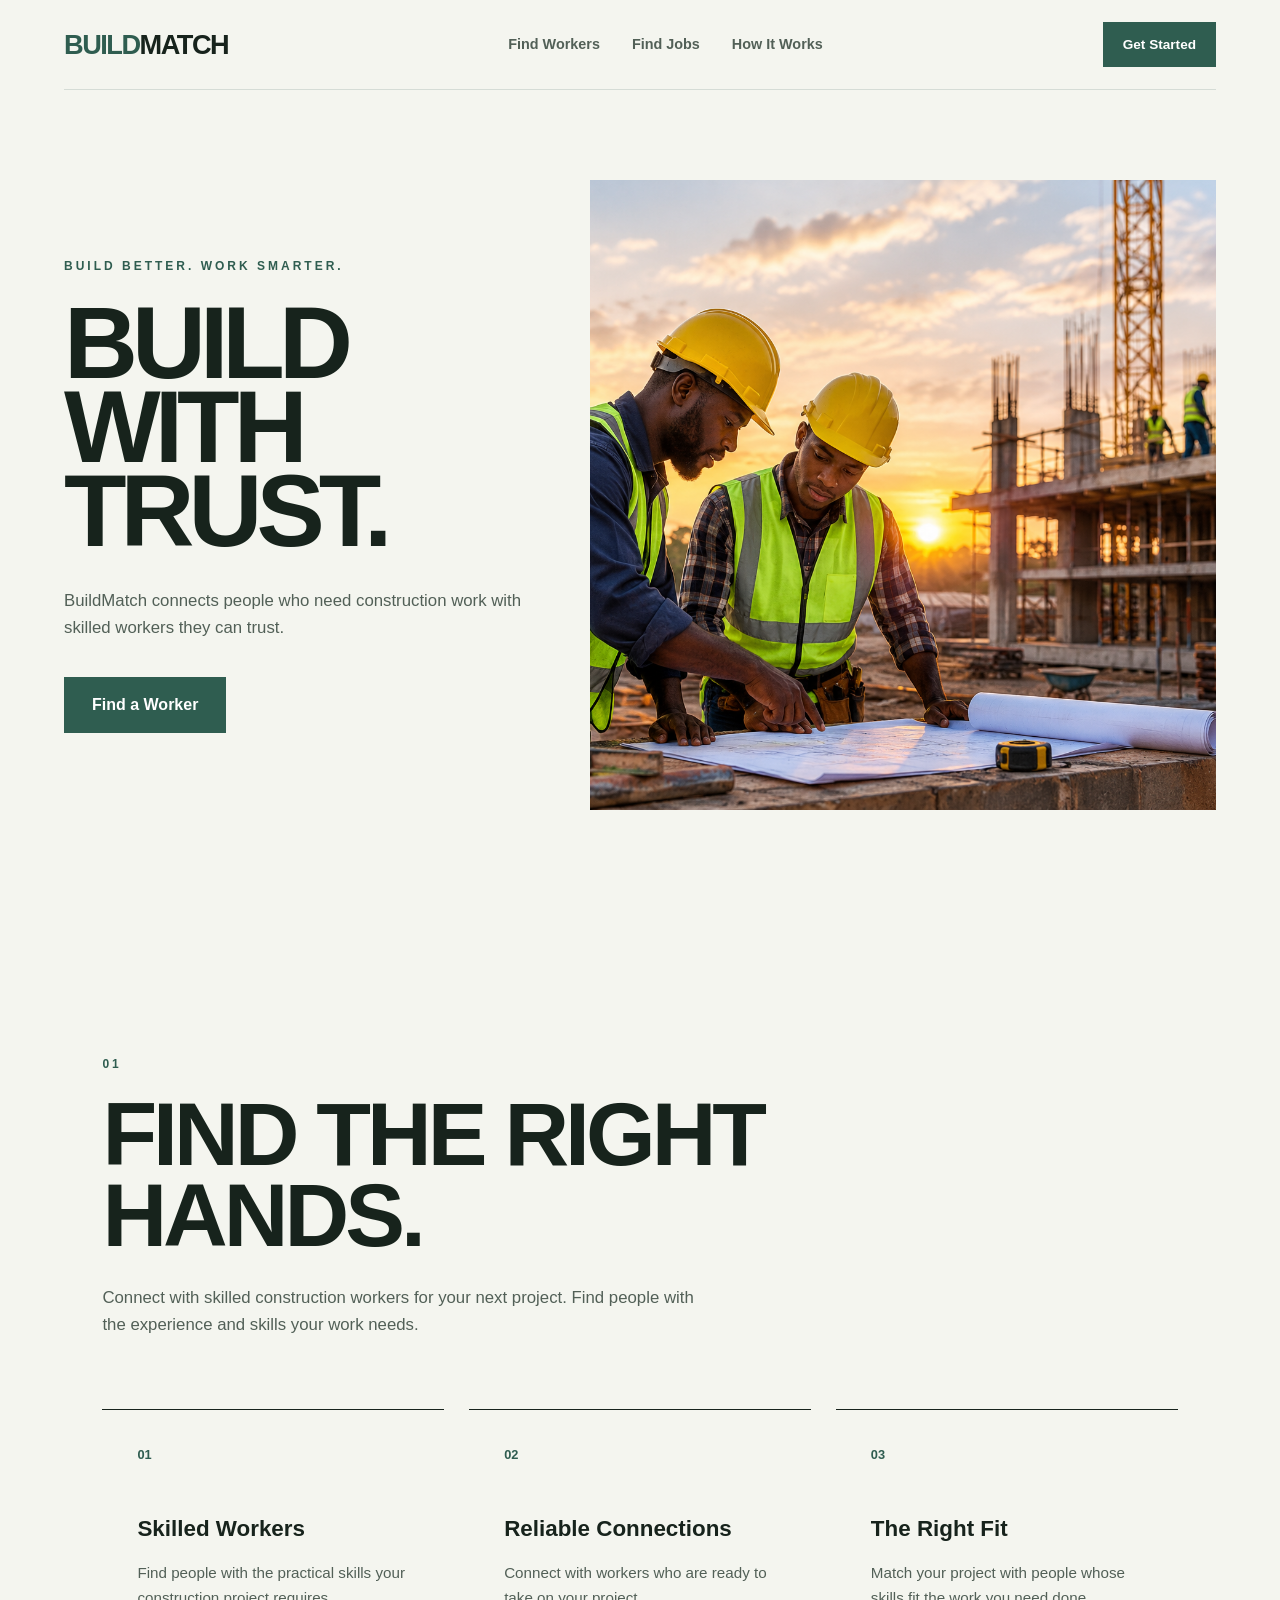
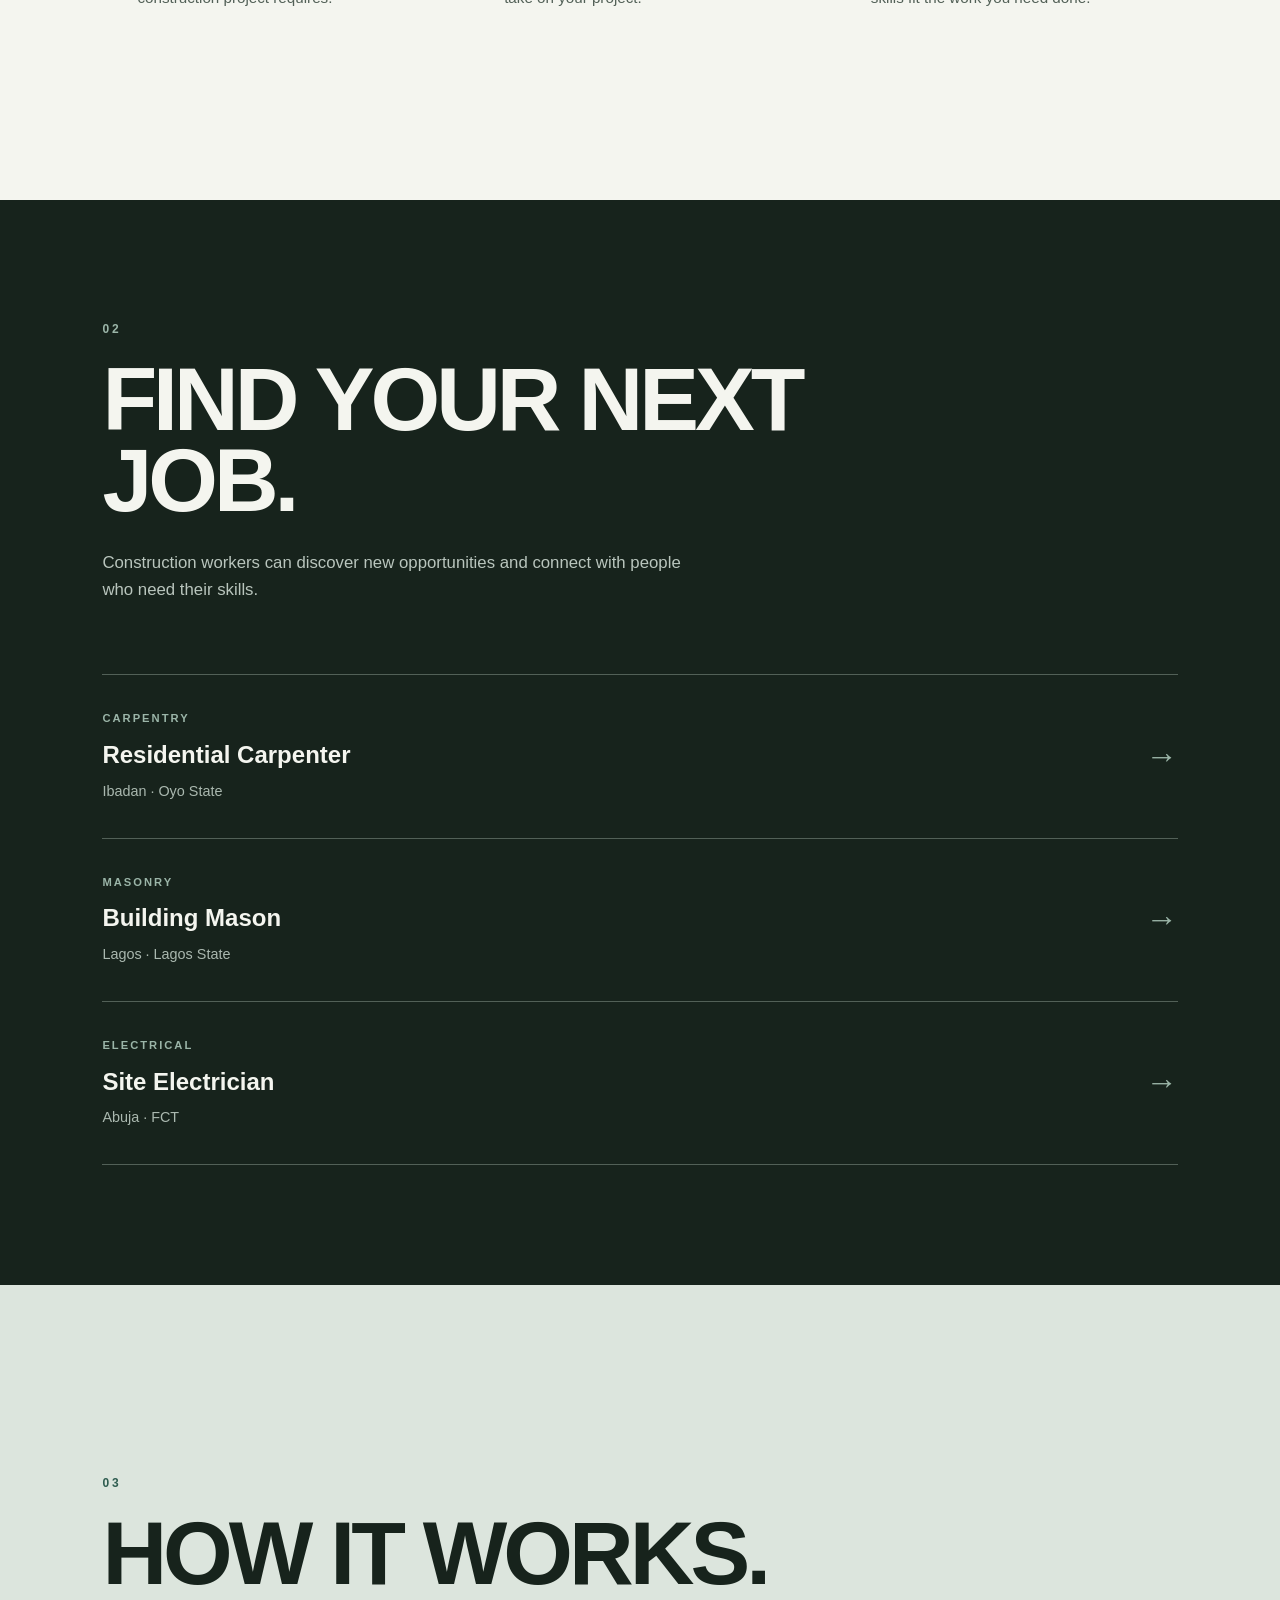
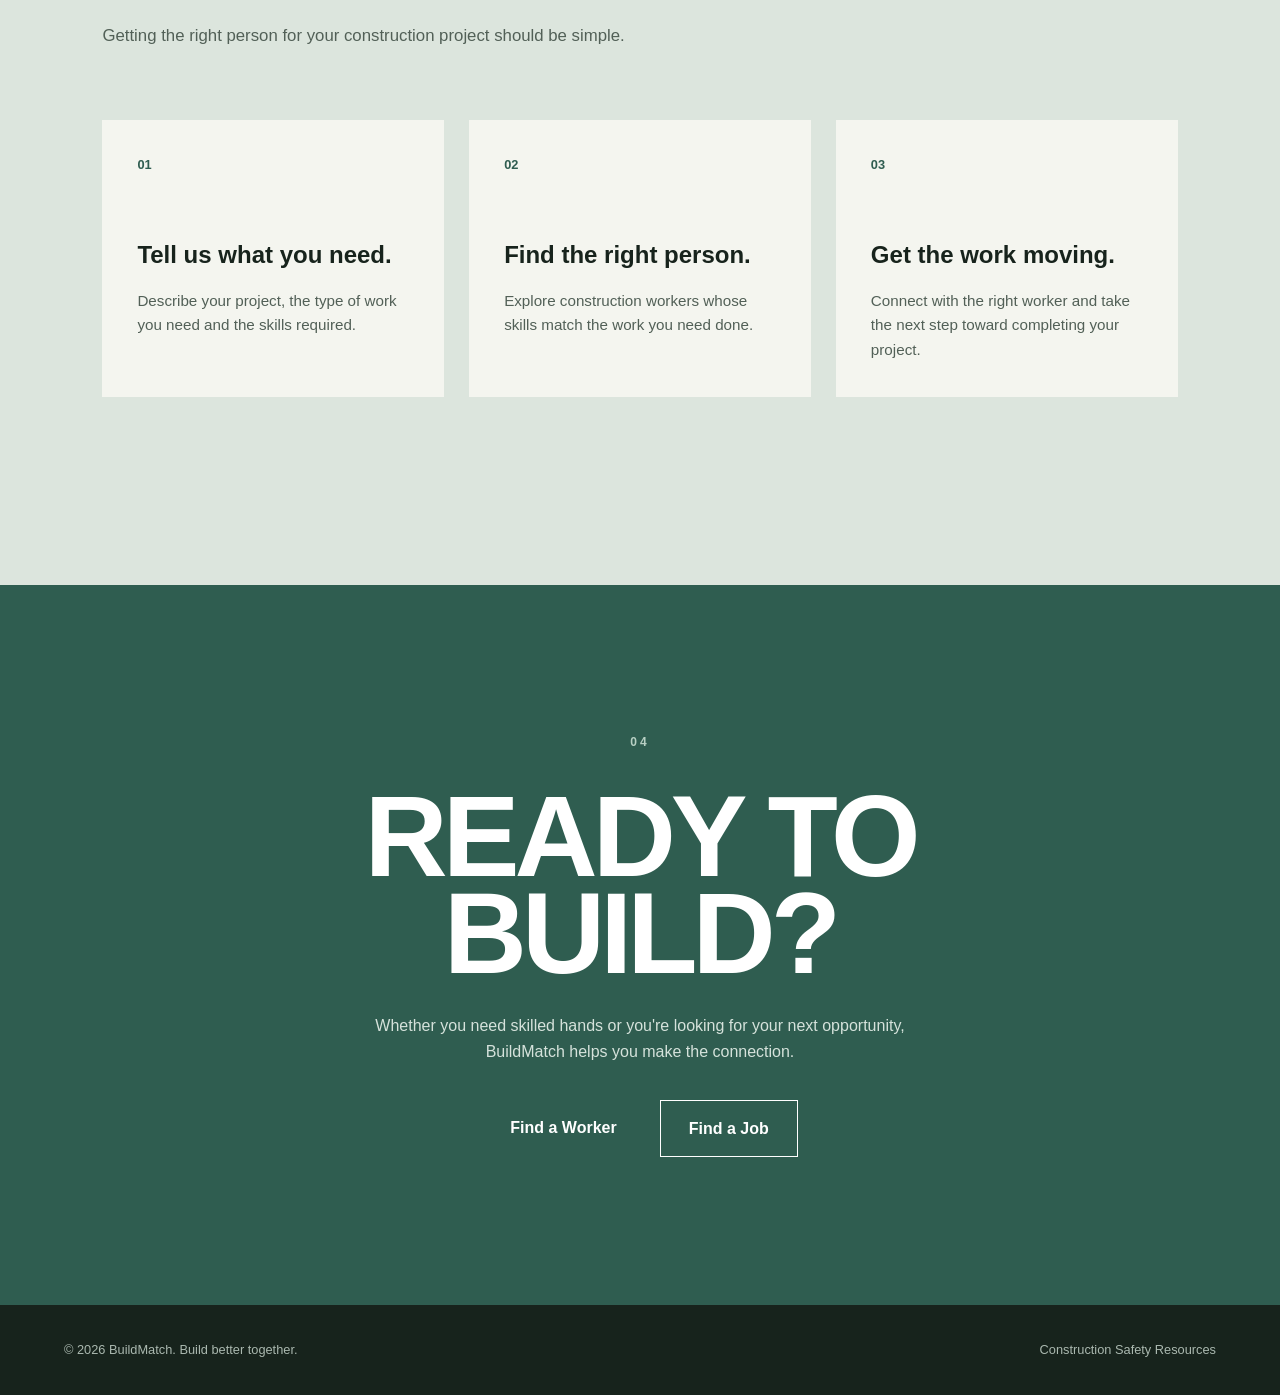
<file: index.html>
<!DOCTYPE html>
<html lang="en">

<head>
    <meta charset="UTF-8">

    <meta name="viewport" content="width=device-width, initial-scale=1.0">

    <meta name="description"
        content="BuildMatch connects people who need construction work with skilled and reliable construction workers.">

    <title>BuildMatch — Build Better Together</title>

    <link rel="stylesheet" href="style.css">
</head>

<body>

    <!-- =========================
         NAVIGATION
    ========================== -->

    <header class="navbar">

        <a href="#home" class="logo">
            <span>Build</span>Match
        </a>

        <nav aria-label="Main navigation">
            <a href="#workers">Find Workers</a>
            <a href="#jobs">Find Jobs</a>
            <a href="#how-it-works">How It Works</a>
        </nav>

        <a href="login.html" class="nav-button">
    Get Started
</a>

    </header>


    <main>

        <!-- =========================
             HERO
        ========================== -->

        <section class="hero" id="home">

            <div class="hero-text">

                <p class="eyebrow">
                    BUILD BETTER. WORK SMARTER.
                </p>

                <h1>
                    Build<br>
                    with<br>
                    trust.
                </h1>

                <p class="hero-description">
                    BuildMatch connects people who need construction
                    work with skilled workers they can trust.
                </p>

                <a href="#workers" class="hero-button">
                    Find a Worker
                </a>

            </div>


            <div class="hero-image">

                <img
                    src="images/construction-site.png"
                    alt="Two construction workers reviewing building plans at a construction site"
                >

            </div>

        </section>


        <!-- =========================
             FIND WORKERS
        ========================== -->

        <section class="content-section workers-section" id="workers">

            <div class="section-heading">

                <p class="section-number">
                    01
                </p>

                <h2>
                    Find the right hands.
                </h2>

                <p class="section-intro">
                    Connect with skilled construction workers for
                    your next project. Find people with the
                    experience and skills your work needs.
                </p>

            </div>


            <div class="feature-grid">

                <article class="feature-card">

                    <span class="feature-number">
                        01
                    </span>

                    <h3>
                        Skilled Workers
                    </h3>

                    <p>
                        Find people with the practical skills
                        your construction project requires.
                    </p>

                </article>


                <article class="feature-card">

                    <span class="feature-number">
                        02
                    </span>

                    <h3>
                        Reliable Connections
                    </h3>

                    <p>
                        Connect with workers who are ready
                        to take on your project.
                    </p>

                </article>


                <article class="feature-card">

                    <span class="feature-number">
                        03
                    </span>

                    <h3>
                        The Right Fit
                    </h3>

                    <p>
                        Match your project with people whose
                        skills fit the work you need done.
                    </p>

                </article>

            </div>

        </section>


        <!-- =========================
             FIND JOBS
        ========================== -->

        <section class="content-section dark-section" id="jobs">

            <div class="section-heading">

                <p class="section-number">
                    02
                </p>

                <h2>
                    Find your next job.
                </h2>

                <p class="section-intro dark-intro">
                    Construction workers can discover new
                    opportunities and connect with people who
                    need their skills.
                </p>

            </div>


            <div class="jobs-list">

                <article class="job-card">

                    <div>

                        <p class="job-type">
                            CARPENTRY
                        </p>

                        <h3>
                            Residential Carpenter
                        </h3>

                        <p class="job-location">
                            Ibadan · Oyo State
                        </p>

                    </div>

                    <span class="job-arrow">
                        →
                    </span>

                </article>


                <article class="job-card">

                    <div>

                        <p class="job-type">
                            MASONRY
                        </p>

                        <h3>
                            Building Mason
                        </h3>

                        <p class="job-location">
                            Lagos · Lagos State
                        </p>

                    </div>

                    <span class="job-arrow">
                        →
                    </span>

                </article>


                <article class="job-card">

                    <div>

                        <p class="job-type">
                            ELECTRICAL
                        </p>

                        <h3>
                            Site Electrician
                        </h3>

                        <p class="job-location">
                            Abuja · FCT
                        </p>

                    </div>

                    <span class="job-arrow">
                        →
                    </span>

                </article>

            </div>

        </section>


        <!-- =========================
             HOW IT WORKS
        ========================== -->

        <section class="content-section how-section" id="how-it-works">

            <div class="section-heading">

                <p class="section-number">
                    03
                </p>

                <h2>
                    How it works.
                </h2>

                <p class="section-intro">
                    Getting the right person for your construction
                    project should be simple.
                </p>

            </div>


            <div class="steps-grid">

                <article class="step">

                    <span class="step-number">
                        01
                    </span>

                    <h3>
                        Tell us what you need.
                    </h3>

                    <p>
                        Describe your project, the type of work
                        you need and the skills required.
                    </p>

                </article>


                <article class="step">

                    <span class="step-number">
                        02
                    </span>

                    <h3>
                        Find the right person.
                    </h3>

                    <p>
                        Explore construction workers whose skills
                        match the work you need done.
                    </p>

                </article>


                <article class="step">

                    <span class="step-number">
                        03
                    </span>

                    <h3>
                        Get the work moving.
                    </h3>

                    <p>
                        Connect with the right worker and take
                        the next step toward completing your project.
                    </p>

                </article>

            </div>

        </section>


        <!-- =========================
             CONTACT / CTA
        ========================== -->

        <section class="contact-section" id="contact">

            <div class="contact-content">

                <p class="section-number">
                    04
                </p>

                <h2>
                    Ready to build?
                </h2>

                <p>
                    Whether you need skilled hands or you're
                    looking for your next opportunity, BuildMatch
                    helps you make the connection.
                </p>

                <div class="contact-actions">

                    <a href="#workers" class="hero-button">
                        Find a Worker
                    </a>

                    <a href="#jobs" class="secondary-button">
                        Find a Job
                    </a>

                </div>

            </div>

        </section>

    </main>


    <!-- =========================
         FOOTER
    ========================== -->

    <footer class="footer">

        <p>
            © 2026 BuildMatch. Build better together.
        </p>

        <a
    href="https://www.osha.gov/construction"
    target="_blank"
    rel="noopener noreferrer"
>
    Construction Safety Resources
</a>

    </footer>

</body>

</html>
</file>
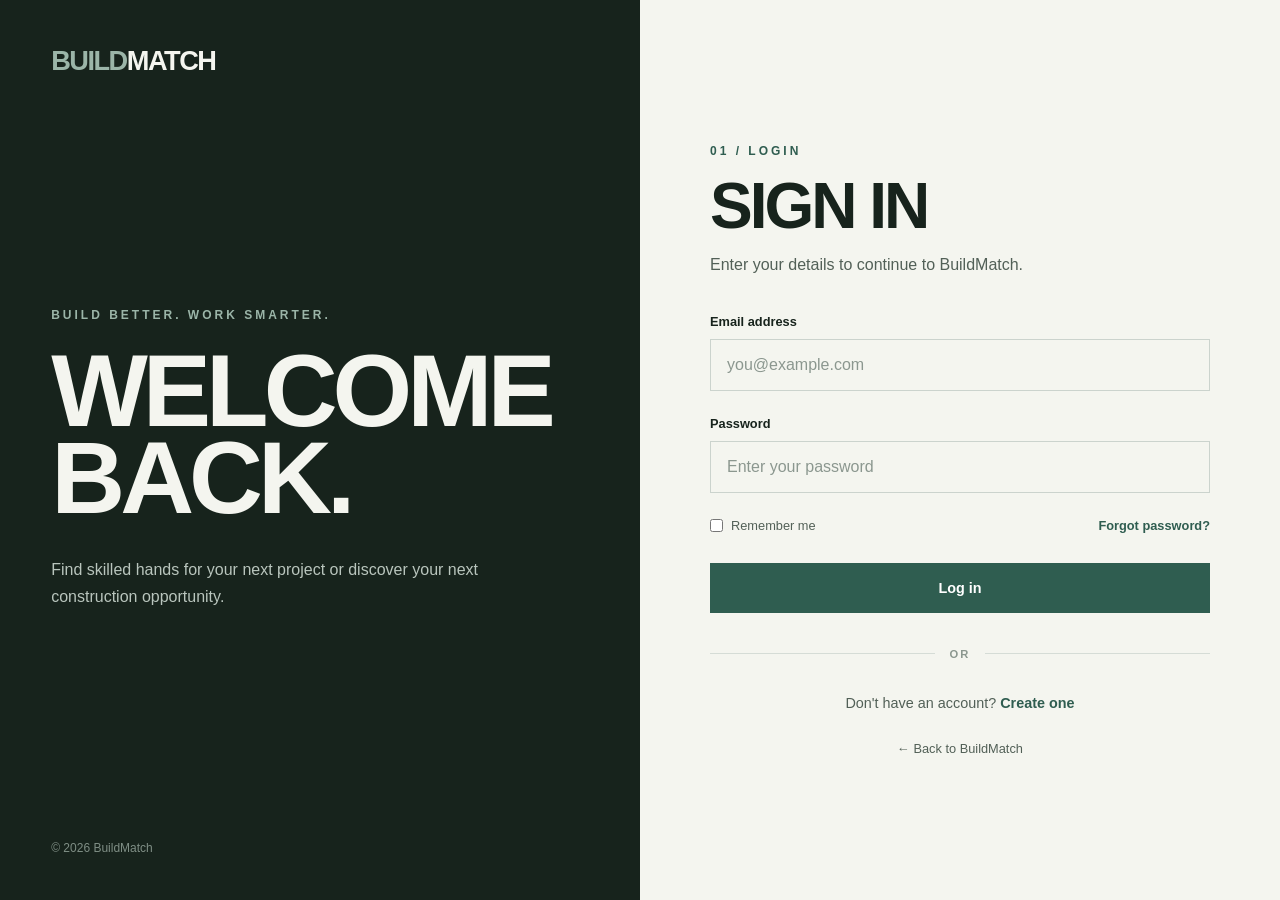
<file: login.html>
<!DOCTYPE html>
<html lang="en">

<head>
    <meta charset="UTF-8">

    <meta name="viewport" content="width=device-width, initial-scale=1.0">

    <meta name="description"
        content="Log in to BuildMatch to find construction workers or discover construction jobs.">

    <title>Login | BuildMatch</title>

    <link rel="stylesheet" href="login.css">
</head>

<body>

    <main class="login-page">

        <!-- Left side -->
        <section class="login-intro">

            <a href="index.html" class="logo">
                <span>Build</span>Match
            </a>

            <div class="intro-content">
                <p class="eyebrow">BUILD BETTER. WORK SMARTER.</p>

                <h1>
                    Welcome<br>
                    back.
                </h1>

                <p>
                    Find skilled hands for your next project
                    or discover your next construction opportunity.
                </p>
            </div>

            <p class="copyright">
                © 2026 BuildMatch
            </p>

        </section>


        <!-- Right side -->
        <section class="login-form-section">

            <div class="login-box">

                <p class="section-number">01 / LOGIN</p>

                <h2>Sign in</h2>

                <p class="form-intro">
                    Enter your details to continue to BuildMatch.
                </p>


                <form>

                    <div class="form-group">
                        <label for="email">Email address</label>

                        <input
                            type="email"
                            id="email"
                            name="email"
                            placeholder="you@example.com"
                            required
                        >
                    </div>


                    <div class="form-group">
                        <label for="password">Password</label>

                        <input
                            type="password"
                            id="password"
                            name="password"
                            placeholder="Enter your password"
                            required
                        >
                    </div>


                    <div class="form-options">

                        <label class="remember">
                            <input type="checkbox">
                            Remember me
                        </label>

                        <a href="#">Forgot password?</a>

                    </div>


                    <button type="submit">
                        Log in
                    </button>

                </form>


                <div class="divider">
                    <span>OR</span>
                </div>


                <p class="signup">
    Don't have an account?
    <a href="signup.html">Create one</a>
</p>


                <a href="index.html" class="back-home">
                    ← Back to BuildMatch
                </a>

            </div>

        </section>

    </main>

</body>

</html>
</file>
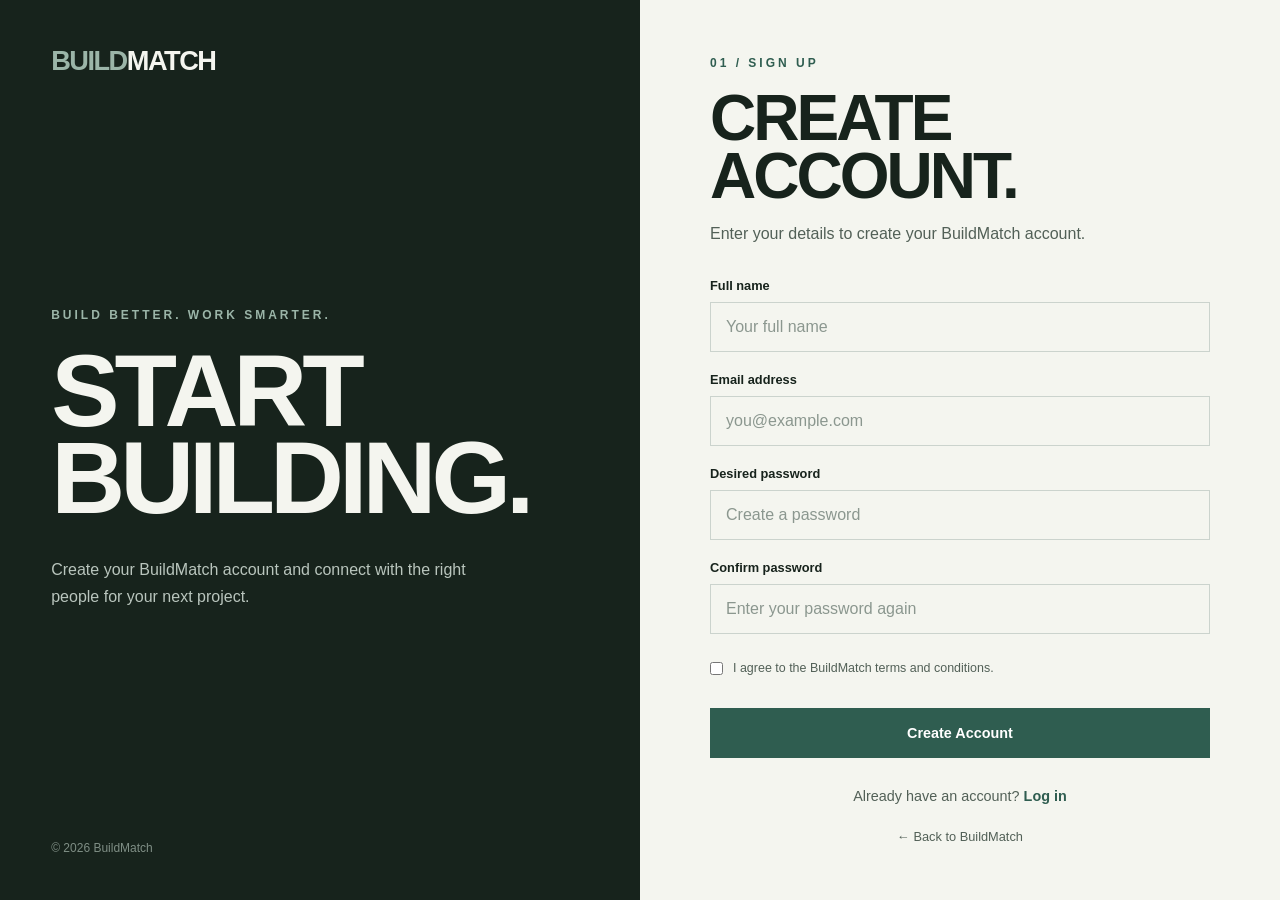
<file: signup.html>
<!DOCTYPE html>
<html lang="en">

<head>
    <meta charset="UTF-8">

    <meta name="viewport" content="width=device-width, initial-scale=1.0">

    <meta name="description"
        content="Create a BuildMatch account to find construction workers or discover construction jobs.">

    <title>Sign Up | BuildMatch</title>

    <link rel="stylesheet" href="signup.css">
</head>

<body>

    <main class="signup-page">

        <!-- Left side -->
        <section class="signup-intro">

            <a href="index.html" class="logo">
                <span>Build</span>Match
            </a>

            <div class="intro-content">

                <p class="eyebrow">
                    BUILD BETTER. WORK SMARTER.
                </p>

                <h1>
                    Start<br>
                    building.
                </h1>

                <p>
                    Create your BuildMatch account and connect
                    with the right people for your next project.
                </p>

            </div>

            <p class="copyright">
                © 2026 BuildMatch
            </p>

        </section>


        <!-- Right side -->
        <section class="signup-form-section">

            <div class="signup-box">

                <p class="section-number">
                    01 / SIGN UP
                </p>

                <h2>
                    Create<br>
                    account.
                </h2>

                <p class="form-intro">
                    Enter your details to create your BuildMatch account.
                </p>


                <form>

                    <!-- Name -->
                    <div class="form-group">

                        <label for="name">
                            Full name
                        </label>

                        <input
                            type="text"
                            id="name"
                            name="name"
                            placeholder="Your full name"
                            required
                        >

                    </div>


                    <!-- Email -->
                    <div class="form-group">

                        <label for="email">
                            Email address
                        </label>

                        <input
                            type="email"
                            id="email"
                            name="email"
                            placeholder="you@example.com"
                            required
                        >

                    </div>


                    <!-- Password -->
                    <div class="form-group">

                        <label for="password">
                            Desired password
                        </label>

                        <input
                            type="password"
                            id="password"
                            name="password"
                            placeholder="Create a password"
                            required
                        >

                    </div>


                    <!-- Confirm password -->
                    <div class="form-group">

                        <label for="confirm-password">
                            Confirm password
                        </label>

                        <input
                            type="password"
                            id="confirm-password"
                            name="confirm-password"
                            placeholder="Enter your password again"
                            required
                        >

                    </div>


                    <!-- Terms -->
                    <label class="terms">

                        <input
                            type="checkbox"
                            required
                        >

                        <span>
                            I agree to the BuildMatch terms and conditions.
                        </span>

                    </label>


                    <!-- Button -->
                    <button type="submit">
                        Create Account
                    </button>

                </form>


                <!-- Login link -->
                <p class="login-link">
                    Already have an account?
                    <a href="login.html">
                        Log in
                    </a>
                </p>


                <a href="index.html" class="back-home">
                    ← Back to BuildMatch
                </a>

            </div>

        </section>

    </main>

</body>

</html>
</file>
<file: style.css>
/* =========================
   RESET
========================= */

* {
    margin: 0;
    padding: 0;
    box-sizing: border-box;
}


html {
    scroll-behavior: smooth;
}


body {
    font-family: Arial, sans-serif;
    background: #f4f5ef;
    color: #17231c;
    line-height: 1.6;
}


/* =========================
   NAVIGATION
========================= */

.navbar {
    width: 90%;
    max-width: 1300px;
    min-height: 90px;
    margin: auto;

    display: flex;
    align-items: center;
    justify-content: space-between;

    border-bottom: 1px solid #d5dcd6;
}


/* LOGO */

.logo {
    display: inline-block;

    font-size: 1.7rem;
    font-weight: 900;

    letter-spacing: -1.5px;
    text-transform: uppercase;

    color: #17231c;

    text-decoration: none;

    transition: transform 0.3s ease;
}


.logo span {
    color: #2f5d50;
}


.logo:hover {
    transform: translateY(-2px);
}


/* NAV LINKS */

nav {
    display: flex;
    gap: 32px;
}


nav a {
    position: relative;

    color: #526057;
    text-decoration: none;

    font-size: 0.9rem;
    font-weight: 600;

    transition: color 0.3s ease;
}


nav a:hover {
    color: #2f5d50;
}


/* NAV UNDERLINE */

nav a::after {
    content: "";

    position: absolute;

    left: 0;
    bottom: -7px;

    width: 0;
    height: 1px;

    background: #2f5d50;

    transition: width 0.3s ease;
}


nav a:hover::after {
    width: 100%;
}


/* NAV BUTTON */

.nav-button {
    background: #2f5d50;
    color: white;

    padding: 12px 20px;

    text-decoration: none;

    font-size: 0.85rem;
    font-weight: 700;

    transition: all 0.3s ease;
}


.nav-button:hover {
    background: #17231c;
    transform: translateY(-2px);
}


/* =========================
   HERO
========================= */

.hero {
    min-height: calc(100vh - 90px);

    display: grid;
    grid-template-columns: 0.85fr 1.15fr;

    align-items: center;

    gap: 5vw;

    padding: 70px 5%;

    overflow: hidden;
}


.hero-text {
    max-width: 620px;
}


.eyebrow {
    font-size: 0.75rem;

    font-weight: 700;

    letter-spacing: 3px;

    margin-bottom: 25px;

    color: #2f5d50;
}


.hero h1 {
    font-size: clamp(4rem, 8vw, 8.5rem);

    line-height: 0.82;

    letter-spacing: -6px;

    text-transform: uppercase;

    margin-bottom: 35px;

    font-weight: 900;
}


.hero-description {
    max-width: 470px;

    font-size: 1.05rem;

    color: #526057;

    margin-bottom: 35px;
}


/* MAIN BUTTON */

.hero-button {
    display: inline-block;

    padding: 15px 28px;

    background: #2f5d50;

    color: white;

    text-decoration: none;

    font-weight: 700;

    transition: all 0.3s ease;
}


.hero-button:hover {
    background: #17231c;

    transform: translateY(-3px);
}


/* HERO IMAGE */

.hero-image {
    width: 100%;
    height: 70vh;

    overflow: hidden;
}


.hero-image img {
    width: 100%;
    height: 100%;

    object-fit: cover;

    display: block;

    transition: transform 0.8s ease;
}


.hero-image:hover img {
    transform: scale(1.04);
}


/* =========================
   GENERAL SECTIONS
========================= */

.content-section {
    min-height: 100vh;

    padding: 120px 8%;

    display: flex;
    flex-direction: column;

    justify-content: center;
}


.section-heading {
    max-width: 800px;

    margin-bottom: 70px;
}


.section-number {
    color: #2f5d50;

    font-size: 0.75rem;

    font-weight: 700;

    letter-spacing: 3px;

    margin-bottom: 20px;
}


.content-section h2 {
    font-size: clamp(3rem, 7vw, 7rem);

    line-height: 0.9;

    letter-spacing: -4px;

    text-transform: uppercase;

    margin-bottom: 30px;
}


.section-intro {
    max-width: 600px;

    color: #526057;

    font-size: 1.05rem;
}


/* =========================
   WORKERS
========================= */

.workers-section {
    background: #f4f5ef;
}


.feature-grid {
    display: grid;

    grid-template-columns: repeat(3, 1fr);

    gap: 25px;
}


.feature-card {
    padding: 35px;

    border-top: 1px solid #17231c;

    transition: transform 0.3s ease;
}


.feature-card:hover {
    transform: translateY(-8px);
}


.feature-number {
    display: block;

    color: #2f5d50;

    font-size: 0.8rem;

    font-weight: 700;

    margin-bottom: 45px;
}


.feature-card h3 {
    font-size: 1.4rem;

    margin-bottom: 15px;
}


.feature-card p {
    color: #526057;

    font-size: 0.95rem;
}


/* =========================
   JOBS
========================= */

.dark-section {
    background: #17231c;

    color: #f4f5ef;
}


.dark-section .section-number {
    color: #9bb5a8;
}


.dark-intro {
    color: #b9c5bd;
}


.jobs-list {
    width: 100%;
}


.job-card {
    display: flex;

    justify-content: space-between;

    align-items: center;

    padding: 35px 0;

    border-top: 1px solid #526057;

    transition: padding 0.3s ease;
}


.job-card:last-child {
    border-bottom: 1px solid #526057;
}


.job-card:hover {
    padding-left: 15px;
    padding-right: 15px;
}


.job-type {
    color: #9bb5a8;

    font-size: 0.7rem;

    font-weight: 700;

    letter-spacing: 2px;

    margin-bottom: 8px;
}


.job-card h3 {
    font-size: 1.5rem;

    margin-bottom: 5px;
}


.job-location {
    color: #aab8af;

    font-size: 0.9rem;
}


.job-arrow {
    font-size: 2rem;

    color: #9bb5a8;
}


/* =========================
   HOW IT WORKS
========================= */

.how-section {
    background: #dce5dd;
}


.steps-grid {
    display: grid;

    grid-template-columns: repeat(3, 1fr);

    gap: 25px;
}


.step {
    padding: 35px;

    background: #f4f5ef;
}


.step-number {
    display: block;

    color: #2f5d50;

    font-size: 0.8rem;

    font-weight: 700;

    margin-bottom: 60px;
}


.step h3 {
    font-size: 1.5rem;

    margin-bottom: 15px;
}


.step p {
    color: #526057;

    font-size: 0.95rem;
}


/* =========================
   CONTACT
========================= */

.contact-section {
    min-height: 80vh;

    background: #2f5d50;

    color: white;

    display: flex;

    align-items: center;

    justify-content: center;

    text-align: center;

    padding: 100px 8%;
}


.contact-content {
    max-width: 800px;
}


.contact-section .section-number {
    color: #b8d0c4;
}


.contact-section h2 {
    font-size: clamp(4rem, 9vw, 9rem);

    line-height: 0.85;

    letter-spacing: -5px;

    text-transform: uppercase;

    margin-bottom: 30px;
}


.contact-section p {
    max-width: 600px;

    margin: 0 auto 35px;

    color: #d5e2db;
}


.contact-actions {
    display: flex;

    justify-content: center;

    gap: 15px;

    flex-wrap: wrap;
}


/* SECONDARY BUTTON */

.secondary-button {
    display: inline-block;

    padding: 15px 28px;

    border: 1px solid white;

    color: white;

    text-decoration: none;

    font-weight: 700;

    transition: all 0.3s ease;
}


.secondary-button:hover {
    background: white;

    color: #2f5d50;
}


/* =========================
   FOOTER
========================= */

.footer {
    min-height: 90px;

    padding: 25px 5%;

    display: flex;

    justify-content: space-between;

    align-items: center;

    background: #17231c;

    color: #aab8af;

    font-size: 0.8rem;
}


.footer a {
    color: #aab8af;

    text-decoration: none;
}


.footer a:hover {
    color: white;
}


/* =========================
   HOVER ANIMATIONS
========================= */

.feature-card,
.step,
.job-card,
.hero-button,
.secondary-button,
.nav-button {
    transition: all 0.3s ease;
}


/* =========================
   TABLET
========================= */

@media (max-width: 900px) {

    .navbar {
        min-height: 80px;
    }


    nav {
        gap: 18px;
    }


    .hero {
        grid-template-columns: 1fr;

        padding-top: 60px;
        padding-bottom: 60px;
    }


    .hero-image {
        height: 55vh;
    }


    .feature-grid,
    .steps-grid {
        grid-template-columns: 1fr;
    }


    .feature-card {
        padding: 30px 0;
    }


    .step {
        padding: 30px;
    }

}


/* =========================
   PHONE
========================= */

@media (max-width: 650px) {

    .navbar {
        width: 92%;

        flex-wrap: wrap;

        padding: 20px 0;

        gap: 18px;
    }


    .logo {
        font-size: 1.4rem;
    }


    nav {
        order: 3;

        width: 100%;

        justify-content: space-between;

        gap: 10px;
    }


    nav a {
        font-size: 0.75rem;
    }


    .nav-button {
        padding: 10px 14px;

        font-size: 0.75rem;
    }


    .hero {
        min-height: auto;

        padding: 70px 5% 50px;

        gap: 50px;
    }


    .hero h1 {
        font-size: clamp(4rem, 19vw, 6rem);

        letter-spacing: -4px;
    }


    .hero-image {
        height: 50vh;
    }


    .content-section {
        min-height: auto;

        padding: 90px 7%;
    }


    .content-section h2 {
        font-size: clamp(3rem, 14vw, 5rem);

        letter-spacing: -3px;
    }


    .section-heading {
        margin-bottom: 50px;
    }


    .job-card {
        padding: 25px 0;
    }


    .job-card h3 {
        font-size: 1.15rem;
    }


    .contact-section {
        min-height: 70vh;

        padding: 80px 7%;
    }


    .contact-section h2 {
        font-size: clamp(3.5rem, 16vw, 6rem);

        letter-spacing: -4px;
    }


    .footer {
        flex-direction: column;

        gap: 10px;

        text-align: center;
    }

}
</file>
<file: login.css>
/* =========================
   BASIC RESET
========================= */

* {
    margin: 0;
    padding: 0;
    box-sizing: border-box;
}


html {
    scroll-behavior: smooth;
}


body {
    font-family: Arial, sans-serif;
    background: #f4f5ef;
    color: #17231c;
}


/* =========================
   MAIN LOGIN PAGE
========================= */

.login-page {
    min-height: 100vh;
    display: grid;
    grid-template-columns: 1fr 1fr;
}


/* =========================
   LEFT SIDE
========================= */

.login-intro {
    background: #17231c;
    color: #f4f5ef;

    padding: 45px 8%;

    display: flex;
    flex-direction: column;
    justify-content: space-between;
}


.logo {
    width: fit-content;

    color: #f4f5ef;
    text-decoration: none;

    font-size: 1.7rem;
    font-weight: 900;

    letter-spacing: -1.5px;
    text-transform: uppercase;
}


.logo span {
    color: #9bb5a8;
}


.intro-content {
    max-width: 550px;
}


.eyebrow {
    color: #9bb5a8;

    font-size: 0.75rem;
    font-weight: 700;

    letter-spacing: 3px;

    margin-bottom: 25px;
}


.intro-content h1 {
    font-size: clamp(4rem, 8vw, 8rem);

    line-height: 0.85;

    letter-spacing: -5px;

    text-transform: uppercase;

    margin-bottom: 35px;
}


.intro-content > p:last-child {
    max-width: 450px;

    color: #b9c5bd;

    font-size: 1rem;
    line-height: 1.7;
}


.copyright {
    color: #7f8e85;

    font-size: 0.75rem;
}


/* =========================
   RIGHT SIDE
========================= */

.login-form-section {
    background: #f4f5ef;

    display: flex;
    align-items: center;
    justify-content: center;

    padding: 50px 8%;
}


.login-box {
    width: 100%;
    max-width: 500px;
}


.section-number {
    color: #2f5d50;

    font-size: 0.75rem;
    font-weight: 700;

    letter-spacing: 3px;

    margin-bottom: 20px;
}


.login-box h2 {
    font-size: clamp(3rem, 5vw, 5rem);

    line-height: 0.9;

    letter-spacing: -3px;

    text-transform: uppercase;

    margin-bottom: 20px;
}


.form-intro {
    color: #526057;

    margin-bottom: 40px;
}


/* =========================
   FORM
========================= */

.form-group {
    margin-bottom: 25px;
}


.form-group label {
    display: block;

    font-size: 0.8rem;
    font-weight: 700;

    margin-bottom: 10px;
}


.form-group input {
    width: 100%;

    padding: 16px;

    border: 1px solid #cbd3cd;

    background: transparent;

    color: #17231c;

    font-size: 1rem;

    outline: none;

    transition: border-color 0.3s ease;
}


.form-group input:focus {
    border-color: #2f5d50;
}


.form-group input::placeholder {
    color: #8b978f;
}


/* =========================
   FORM OPTIONS
========================= */

.form-options {
    display: flex;

    justify-content: space-between;
    align-items: center;

    margin-bottom: 30px;

    font-size: 0.8rem;
}


.remember {
    display: flex;

    align-items: center;

    gap: 8px;

    color: #526057;
}


.remember input {
    accent-color: #2f5d50;
}


.form-options a,
.signup a {
    color: #2f5d50;

    font-weight: 700;

    text-decoration: none;
}


.form-options a:hover,
.signup a:hover {
    text-decoration: underline;
}


/* =========================
   LOGIN BUTTON
========================= */

button {
    width: 100%;

    padding: 17px;

    border: none;

    background: #2f5d50;

    color: white;

    font-size: 0.9rem;

    font-weight: 700;

    cursor: pointer;

    transition: all 0.3s ease;
}


button:hover {
    background: #17231c;

    transform: translateY(-2px);
}


/* =========================
   DIVIDER
========================= */

.divider {
    display: flex;

    align-items: center;

    gap: 15px;

    margin: 35px 0;
}


.divider::before,
.divider::after {
    content: "";

    height: 1px;

    flex: 1;

    background: #d5dcd6;
}


.divider span {
    color: #8b978f;

    font-size: 0.7rem;

    font-weight: 700;

    letter-spacing: 2px;
}


/* =========================
   SIGN UP
========================= */

.signup {
    text-align: center;

    color: #526057;

    font-size: 0.9rem;

    margin-bottom: 30px;
}


/* =========================
   BACK HOME
========================= */

.back-home {
    display: block;

    color: #526057;

    text-align: center;

    font-size: 0.8rem;

    text-decoration: none;
}


.back-home:hover {
    color: #2f5d50;
}


/* =========================
   MOBILE
========================= */

@media (max-width: 800px) {

    .login-page {
        grid-template-columns: 1fr;
    }


    .login-intro {
        min-height: 50vh;

        padding: 30px 7%;
    }


    .intro-content {
        margin: 70px 0;
    }


    .intro-content h1 {
        font-size: clamp(4rem, 18vw, 7rem);

        letter-spacing: -4px;
    }


    .login-form-section {
        min-height: 60vh;

        padding: 70px 7%;
    }

}


@media (max-width: 500px) {

    .login-intro {
        min-height: 45vh;
    }


    .intro-content {
        margin: 50px 0 30px;
    }


    .intro-content h1 {
        font-size: 4rem;
    }


    .login-form-section {
        padding: 60px 7%;
    }


    .form-options {
        flex-direction: column;

        align-items: flex-start;

        gap: 15px;
    }

}
</file>
<file: signup.css>
/* =========================
   BASIC RESET
========================= */

* {
    margin: 0;
    padding: 0;
    box-sizing: border-box;
}


html {
    scroll-behavior: smooth;
}


body {
    font-family: Arial, sans-serif;
    background: #f4f5ef;
    color: #17231c;
}


/* =========================
   MAIN PAGE
========================= */

.signup-page {
    min-height: 100vh;

    display: grid;

    grid-template-columns: 1fr 1fr;
}


/* =========================
   LEFT SIDE
========================= */

.signup-intro {
    background: #17231c;

    color: #f4f5ef;

    padding: 45px 8%;

    display: flex;

    flex-direction: column;

    justify-content: space-between;
}


.logo {
    width: fit-content;

    color: #f4f5ef;

    text-decoration: none;

    font-size: 1.7rem;

    font-weight: 900;

    letter-spacing: -1.5px;

    text-transform: uppercase;
}


.logo span {
    color: #9bb5a8;
}


.intro-content {
    max-width: 550px;
}


.eyebrow {
    color: #9bb5a8;

    font-size: 0.75rem;

    font-weight: 700;

    letter-spacing: 3px;

    margin-bottom: 25px;
}


.intro-content h1 {
    font-size: clamp(4rem, 8vw, 8rem);

    line-height: 0.85;

    letter-spacing: -5px;

    text-transform: uppercase;

    margin-bottom: 35px;
}


.intro-content > p:last-child {
    max-width: 450px;

    color: #b9c5bd;

    font-size: 1rem;

    line-height: 1.7;
}


.copyright {
    color: #7f8e85;

    font-size: 0.75rem;
}


/* =========================
   RIGHT SIDE
========================= */

.signup-form-section {
    background: #f4f5ef;

    display: flex;

    align-items: center;

    justify-content: center;

    padding: 50px 8%;
}


.signup-box {
    width: 100%;

    max-width: 500px;
}


.section-number {
    color: #2f5d50;

    font-size: 0.75rem;

    font-weight: 700;

    letter-spacing: 3px;

    margin-bottom: 20px;
}


.signup-box h2 {
    font-size: clamp(3rem, 5vw, 5rem);

    line-height: 0.9;

    letter-spacing: -3px;

    text-transform: uppercase;

    margin-bottom: 20px;
}


.form-intro {
    color: #526057;

    margin-bottom: 35px;
}


/* =========================
   FORM
========================= */

.form-group {
    margin-bottom: 20px;
}


.form-group label {
    display: block;

    font-size: 0.8rem;

    font-weight: 700;

    margin-bottom: 9px;
}


.form-group input {
    width: 100%;

    padding: 15px;

    border: 1px solid #cbd3cd;

    background: transparent;

    color: #17231c;

    font-size: 1rem;

    outline: none;

    transition: border-color 0.3s ease;
}


.form-group input:focus {
    border-color: #2f5d50;
}


.form-group input::placeholder {
    color: #8b978f;
}


/* =========================
   TERMS
========================= */

.terms {
    display: flex;

    align-items: flex-start;

    gap: 10px;

    color: #526057;

    font-size: 0.78rem;

    line-height: 1.5;

    margin: 25px 0 30px;
}


.terms input {
    margin-top: 3px;

    accent-color: #2f5d50;
}


/* =========================
   BUTTON
========================= */

button {
    width: 100%;

    padding: 17px;

    border: none;

    background: #2f5d50;

    color: white;

    font-size: 0.9rem;

    font-weight: 700;

    cursor: pointer;

    transition: all 0.3s ease;
}


button:hover {
    background: #17231c;

    transform: translateY(-2px);
}


/* =========================
   LOGIN LINK
========================= */

.login-link {
    text-align: center;

    color: #526057;

    font-size: 0.9rem;

    margin-top: 30px;

    margin-bottom: 25px;
}


.login-link a {
    color: #2f5d50;

    font-weight: 700;

    text-decoration: none;
}


.login-link a:hover {
    text-decoration: underline;
}


/* =========================
   BACK HOME
========================= */

.back-home {
    display: block;

    color: #526057;

    text-align: center;

    font-size: 0.8rem;

    text-decoration: none;
}


.back-home:hover {
    color: #2f5d50;
}


/* =========================
   MOBILE
========================= */

@media (max-width: 800px) {

    .signup-page {
        grid-template-columns: 1fr;
    }


    .signup-intro {
        min-height: 45vh;

        padding: 30px 7%;
    }


    .intro-content {
        margin: 60px 0 30px;
    }


    .intro-content h1 {
        font-size: clamp(4rem, 18vw, 7rem);

        letter-spacing: -4px;
    }


    .signup-form-section {
        min-height: 60vh;

        padding: 70px 7%;
    }

}


@media (max-width: 500px) {

    .signup-intro {
        min-height: 42vh;
    }


    .intro-content {
        margin: 45px 0 25px;
    }


    .intro-content h1 {
        font-size: 4rem;
    }


    .signup-form-section {
        padding: 60px 7%;
    }

}
</file>
